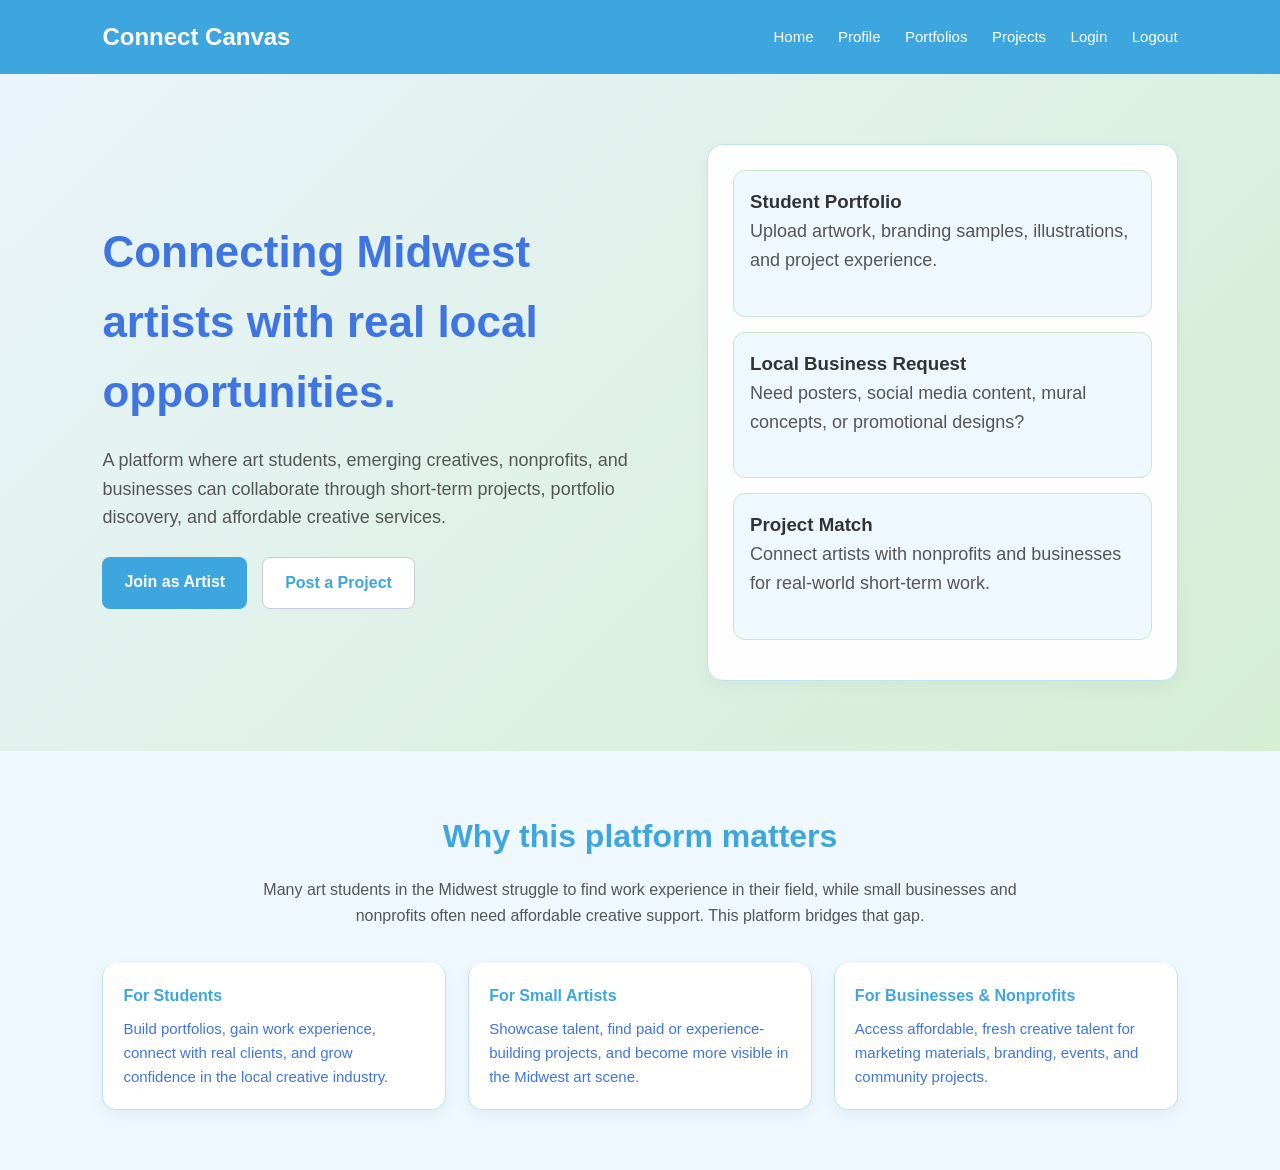
<file: index.html>
<!DOCTYPE html>
<html lang="en">
<head>
  <meta charset="UTF-8" />
  <meta name="viewport" content="width=device-width, initial-scale=1.0" />
  <title>Connect Canvas</title>
  <link rel="stylesheet" href="style.css">
</head>
<body>

  <header>
    <div class="logo">Connect Canvas</div>
    <nav>
      <a href="index.html">Home</a>
      <a href="profile.php">Profile</a>

      <a href="portfolios.php">Portfolios</a>
      <a href="projects.php">Projects</a>
      <!-- <a href="businesses.php">Businesses</a> -->
      <a href="login.php">Login</a>
      <a href="logout.php">Logout</a>
    </nav>
  </header>

  <section class="hero">
    <div>
      <h1>Connecting Midwest artists with real local opportunities.</h1>
      <p>
        A platform where art students, emerging creatives, nonprofits, and businesses
        can collaborate through short-term projects, portfolio discovery, and affordable creative services.
      </p>
      <div class="btn-group">
        <a href="login.php" class="btn btn-primary">Join as Artist</a>
        <a href="projects.php" class="btn btn-secondary">Post a Project</a>
      </div>
    </div>

    <div class="hero-box">
      <div class="mock-card">
        <h3>Student Portfolio</h3>
        <p>Upload artwork, branding samples, illustrations, and project experience.</p>
      </div>
      <div class="mock-card">
        <h3>Local Business Request</h3>
        <p>Need posters, social media content, mural concepts, or promotional designs?</p>
      </div>
      <div class="mock-card">
        <h3>Project Match</h3>
        <p>Connect artists with nonprofits and businesses for real-world short-term work.</p>
      </div>
    </div>
  </section>

  <section class="section">
    <h2>Why this platform matters</h2>
    <p class="section-text">
      Many art students in the Midwest struggle to find work experience in their field,
      while small businesses and nonprofits often need affordable creative support.
      This platform bridges that gap.
    </p>

    <div class="cards">
      <div class="card">
        <h3>For Students</h3>
        <p>Build portfolios, gain work experience, connect with real clients, and grow confidence in the local creative industry.</p>
      </div>
      <div class="card">
        <h3>For Small Artists</h3>
        <p>Showcase talent, find paid or experience-building projects, and become more visible in the Midwest art scene.</p>
      </div>
      <div class="card">
        <h3>For Businesses & Nonprofits</h3>
        <p>Access affordable, fresh creative talent for marketing materials, branding, events, and community projects.</p>
      </div>
    </div>
  </section>

  <!-- Add more sections like How it Works, CTA, Footer here -->

</body>
</html>
</file>
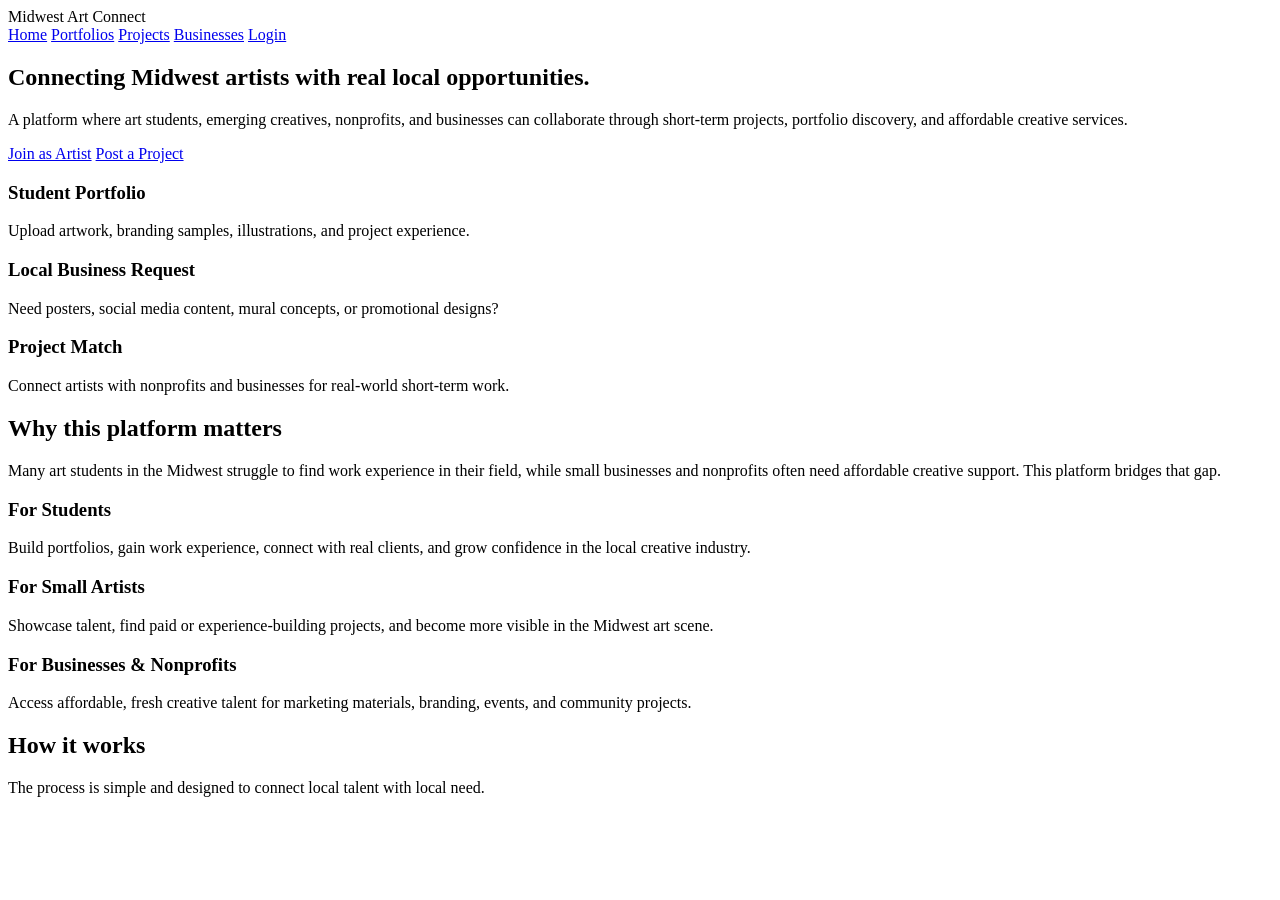
<file: home_page/Index.html>
<!DOCTYPE html>
<html lang="en">
<head>
  <meta charset="UTF-8" />
  <meta name="viewport" content="width=device-width, initial-scale=1.0" />
  <title>Midwest Art Connect</title>
  
</head>
<body>

  <header>
    <div class="logo">Midwest Art Connect</div>
    <nav>
      <a href="Index.html">Home</a>
      <a href="#">Portfolios</a>
      <a href="#">Projects</a>
      <a href="#">Businesses</a>
      <a href="../login_user/login.php">Login</a>
    </nav>
  </header>

  <section class="hero">
    <div>
      <h1>Connecting Midwest artists with real local opportunities.</h1>
      <p>
        A platform where art students, emerging creatives, nonprofits, and businesses
        can collaborate through short-term projects, portfolio discovery, and affordable creative services.
      </p>
      <div class="btn-group">
        <a href="login.php" class="btn btn-primary">Join as Artist</a>
        <a href="#" class="btn btn-secondary">Post a Project</a>
      </div>
    </div>

    <div class="hero-box">
      <div class="mock-card">
        <h3>Student Portfolio</h3>
        <p>Upload artwork, branding samples, illustrations, and project experience.</p>
      </div>
      <div class="mock-card">
        <h3>Local Business Request</h3>
        <p>Need posters, social media content, mural concepts, or promotional designs?</p>
      </div>
      <div class="mock-card">
        <h3>Project Match</h3>
        <p>Connect artists with nonprofits and businesses for real-world short-term work.</p>
      </div>
    </div>
  </section>

  <section class="section">
    <h2>Why this platform matters</h2>
    <p class="section-text">
      Many art students in the Midwest struggle to find work experience in their field,
      while small businesses and nonprofits often need affordable creative support.
      This platform bridges that gap.
    </p>

    <div class="cards">
      <div class="card">
        <h3>For Students</h3>
        <p>Build portfolios, gain work experience, connect with real clients, and grow confidence in the local creative industry.</p>
      </div>
      <div class="card">
        <h3>For Small Artists</h3>
        <p>Showcase talent, find paid or experience-building projects, and become more visible in the Midwest art scene.</p>
      </div>
      <div class="card">
        <h3>For Businesses & Nonprofits</h3>
        <p>Access affordable, fresh creative talent for marketing materials, branding, events, and community projects.</p>
      </div>
    </div>
  </section>

  <section class="section" style="background:#fff;">
    <h2>How it works</h2>
    <p class="section-text">
      The process is simple and designed to connect local talent with local need.
    </p>
</file>
<file: style.css>
* {
  margin: 0;
  padding: 0;
  box-sizing: border-box;
  font-family: Arial, sans-serif;
}
body {
  background: #F0F8FF;   
  color: #333;
  line-height: 1.6;
}
header {
  background: #3EA6DE;   
  color: white;
  padding: 18px 8%;
  display: flex;
  justify-content: space-between;
  align-items: center;
  flex-wrap: wrap;
  border-bottom: none;
}
 
.logo {
  font-size: 24px;
  font-weight: bold;
  color: #ffffff;
}
 
nav a {
  color: white;
  text-decoration: none;
  margin-left: 20px;
  font-size: 15px;
  transition: color 0.3s;
}
 
nav a:hover {
  color: #4CE0B4;
}
/* Hero */
.hero {
  padding: 70px 8%;
  display: grid;
  grid-template-columns: 1.2fr 1fr;
  gap: 40px;
  align-items: center;
  background: linear-gradient(135deg, #EAF4FB, #D4EED4); 
}
.hero h1 {
  font-size: 44px;
  margin-bottom: 18px;
  color: #3F75E0;   
}
.hero p {
  font-size: 18px;
  margin-bottom: 25px;
  color: #555;
  max-width: 600px;
}
.btn-group {
  display: flex;
  gap: 15px;
  flex-wrap: wrap;
}
.btn {
  background:#32a891;
  color:black;
  padding: 12px 22px;
  border-radius: 8px;
  text-decoration: none;
  font-weight: 600;
  display: inline-block;
  transition: all 0.3s;
}
.btn-primary {
  background: #3EA6DE;
  color: white;
}
.btn-primary:hover {
  background: #3F75E0;
}
.btn-secondary {
  background: #ffffff;
  color: #3EA6DE;
  border: 1px solid #C8C8DE;
}
.btn-secondary:hover {
  background: #C8E6C9;   
  border-color: #6BBF9E;
}

.btn-danger{
  background: #db678f;   
  border-color: #6BBF9E;
}
.btn-danger:hover {
  background: #C8E6C9;   
  border-color: #6BBF9E;
}

/* Hero Box */
.hero-box {
  background: rgba(255, 255, 255, 0.95);
  border-radius: 16px;
  padding: 25px;
  box-shadow: 0 6px 18px rgba(0,0,0,0.04);
  border: 1px solid #BDE3F5;  
}
.mock-card {
  border: 1px solid #C8E6C9; 
  border-radius: 12px;
  padding: 16px;
  margin-bottom: 15px;
  background: #F0F8FF;       
}
/* Section */
.section {
  padding: 60px 8%;
}
.section:nth-child(even) {
  background: #E8F5E9;  
}
.section h2 {
  font-size: 32px;
  margin-bottom: 15px;
  color: #3EA6DE;
  text-align: center;
}
.section p.section-text {
  text-align: center;
  max-width: 760px;
  margin: 0 auto 35px;
  color: #555;
}

/* Cards */

.cards {

  display: grid;

  grid-template-columns: repeat(3, 1fr);

  gap: 22px;

}
 
.card {

  background: #e0f4ff;       

  padding: 24px;

  border-radius: 14px;

  border-top: 5px solid #50aeb3; 

}
 
.card .icon {

  width: 40px;

  height: 40px;

  border-radius: 50%;

  background: #2E8B57;

  display: flex;

  align-items: center;

  justify-content: center;

  margin-bottom: 14px;

}
 
.card h3 {

  margin-bottom: 8px;

  color: #3EA6DE;   

  font-size: 16px;

}
 
.card p {

  color: #3F75E0;   

  font-size: 15px;

}
 
/* Steps */
.steps {
  display: grid;
  grid-template-columns: repeat(4, 1fr);
  gap: 20px;
  margin-top: 30px;
}
.step {
  background: #ffffff;
  padding: 22px;
  border-radius: 14px;
  text-align: center;
  box-shadow: 0 6px 16px rgba(0,0,0,0.04);
  border: 1px solid #BDE3F5;   
}
.step-number {
  width: 42px;
  height: 42px;
  margin: 0 auto 12px;
  border-radius: 50%;
  background: #6BBF9E;  
  color: white;
  display: flex;
  align-items: center;
  justify-content: center;
  font-weight: bold;
}
/* CTA */
.cta {
  background: #EAF4FB;  
  color: #333;
  text-align: center;
  padding: 60px 8%;
  border-top: 1px solid #C8C8DE;
}
.cta h2 {
  font-size: 34px;
  margin-bottom: 12px;
  color: #3F75E0;
}
.cta p {
  max-width: 700px;
  margin: 0 auto 25px;
  color: #555;
}
/* Footer */
footer {
  background: #ffffff;
  color: #555;
  text-align: center;
  padding: 20px;
  font-size: 14px;
  border-top: 1px solid #C1C2E3;
}
/* Responsive */
@media (max-width: 992px) {
  .hero,
  .cards,
  .steps {
    grid-template-columns: 1fr;
  }
  .hero h1 {
    font-size: 34px;
  }
  nav {
    margin-top: 10px;
    width: 100%;
  }
  nav a {
    display: inline-block;
    margin: 8px 14px 0 0;
  }
}

/* LOGIN PAGE */

/* Wrapper for login + register cards */
.wrap {
  padding: 60px 8%;
  display: grid;
  grid-template-columns: 1fr 1fr;
  gap: 30px;
}

/* Reuse card but adjust for forms */
.wrap .card {
  background: #ffffff;
  border-radius: 14px;
  padding: 28px;
  border: 1px solid #BDE3F5;
  box-shadow: 0 6px 18px rgba(0,0,0,0.05);
}

/* Headings inside cards */
.wrap .card h2 {
  margin-bottom: 18px;
  color: #3EA6DE;
  font-size: 22px;
}

/* Form styling */
.wrap form {
  display: flex;
  flex-direction: column;
}

/* Labels */
.wrap label {
  font-size: 14px;
  margin-bottom: 6px;
  color: #555;
}

/* Inputs */
.wrap input {
  padding: 10px 12px;
  margin-bottom: 16px;
  border-radius: 8px;
  border: 1px solid #C8C8DE;
  font-size: 14px;
  transition: border 0.2s, box-shadow 0.2s;
}

/* Input focus */
.wrap input:focus {
  outline: none;
  border-color: #3EA6DE;
  box-shadow: 0 0 0 2px rgba(62,166,222,0.15);
}

/* Buttons spacing inside forms */
.wrap button {
  margin-top: 10px;
  width: auto;
  align-self: flex-start;   
  padding: 14px 28px;       
  font-size: 15px;
  border-radius: 10px;
}

/* Logged-in info box */
.logged {
  margin-top: 18px;
  padding: 14px;
  background: #F0F8FF;
  border-radius: 10px;
  border: 1px solid #BDE3F5;
  font-size: 14px;
}

/* Small text */
.logged small {
  color: #666;
}

/* Responsive */
@media (max-width: 768px) {
  .wrap {
    grid-template-columns: 1fr;
  }
}

/* PORTFOLIOS PAGE */

/* Section spacing fix */
section h2 {
  text-align: center;
  margin-bottom: 25px;
  color: #3EA6DE;
}

/* cards ONLY for portfolios */
.cards .card {
  background: #ffffff;
  border-radius: 14px;
  padding: 20px;
  border: 1px solid #BDE3F5;
  box-shadow: 0 6px 16px rgba(0,0,0,0.05);
  border-top: none; /* remove green strip */
  transition: transform 0.2s, box-shadow 0.2s;
}

.cards .card:hover {
  transform: translateY(-4px);
  box-shadow: 0 10px 22px rgba(0,0,0,0.08);
}

/* Profile layout */
.profile-row {
  display: flex;
  gap: 14px;
  align-items: flex-start;
}

/* Profile image */
.profile-img {
  width: 64px;
  height: 64px;
  border-radius: 50%;
  object-fit: cover;
  border: 2px solid #BDE3F5;
  background: #fff;
}

/* Username */
.cards .card h3 {
  color: #3EA6DE;
}

/* Subtitle */
.profile-info p {
  margin: 4px 0 10px;
  color: #666;
  font-size: 14px;
}

/* Preview images row */
.preview-row {
  display: flex;
  gap: 8px;
  overflow: hidden;
}

/* Preview images */
.preview-row img {
  width: 33.33%;
  border-radius: 8px;
  object-fit: cover;
  border: 1px solid #E5E7EB;
  transition: transform 0.2s;
}

.preview-row img:hover {
  transform: scale(1.05);
}

/* Empty state */
.section-text {
  text-align: center;
  color: #666;
}

/* PROJECTS PAGE */

/* Toolbar (search + filters) */
.toolbar {
  display: flex;
  flex-wrap: wrap;
  gap: 12px;
  margin-bottom: 20px;
  align-items: center;
}

.toolbar input,
.toolbar select {
  padding: 10px 12px;
  border-radius: 8px;
  border: 1px solid #C8C8DE;
  font-size: 14px;
}

.toolbar input:focus,
.toolbar select:focus {
  outline: none;
  border-color: #3EA6DE;
  box-shadow: 0 0 0 2px rgba(62,166,222,0.15);
}

/* Filter chips */
.chip-row {
  margin-bottom: 25px;
}

.chip {
  display: inline-block;
  padding: 8px 14px;
  margin: 6px 6px 0 0;
  border-radius: 20px;
  background: #EAF4FB;
  color: #3EA6DE;
  font-size: 13px;
  cursor: pointer;
  transition: all 0.2s;
}

.chip:hover {
  background: #C8E6C9;
  color: #2E8B57;
}

/* Grid layout */
.grid {
  display: grid;
  grid-template-columns: repeat(3, 1fr);
  gap: 24px;
}

/* Project card */
.shot {
  display: block;
  text-decoration: none;
  background: #ffffff;
  border-radius: 14px;
  overflow: hidden;
  border: 1px solid #BDE3F5;
  box-shadow: 0 6px 16px rgba(0,0,0,0.05);
  transition: transform 0.2s, box-shadow 0.2s;
}

.shot:hover {
  transform: translateY(-4px);
  box-shadow: 0 10px 22px rgba(0,0,0,0.08);
}

/* Thumbnail */
.thumb {
  width: 100%;
  aspect-ratio: 4/3;
}

/* Hover overlay */
.hover {
  position: absolute;
  inset: 0;
  background: rgba(0,0,0,0.4);
  color: white;
  display: flex;
  align-items: center;
  justify-content: center;
  opacity: 0;
  transition: opacity 0.2s;
  font-weight: bold;
}

.shot {
  position: relative;
}

.shot:hover .hover {
  opacity: 1;
}

/* Card body */
.shot-body {
  padding: 16px;
}

/* Title */
.shot-title {
  font-weight: 600;
  margin-bottom: 6px;
  color: #3F75E0;
}

/* Creator + category row */
.shot-sub {
  display: flex;
  justify-content: space-between;
  font-size: 13px;
  color: #666;
  margin-bottom: 10px;
}

/* Location badge */
.badge {
  display: inline-block;
  padding: 5px 10px;
  border-radius: 8px;
  background: #F0F8FF;
  border: 1px solid #BDE3F5;
  font-size: 12px;
  color: #555;
}

/* Responsive */
@media (max-width: 992px) {
  .grid {
    grid-template-columns: 1fr;
  }

  .toolbar {
    flex-direction: column;
    align-items: stretch;
  }

  .toolbar input,
  .toolbar select {
    width: 100%;
  }
}
</file>
